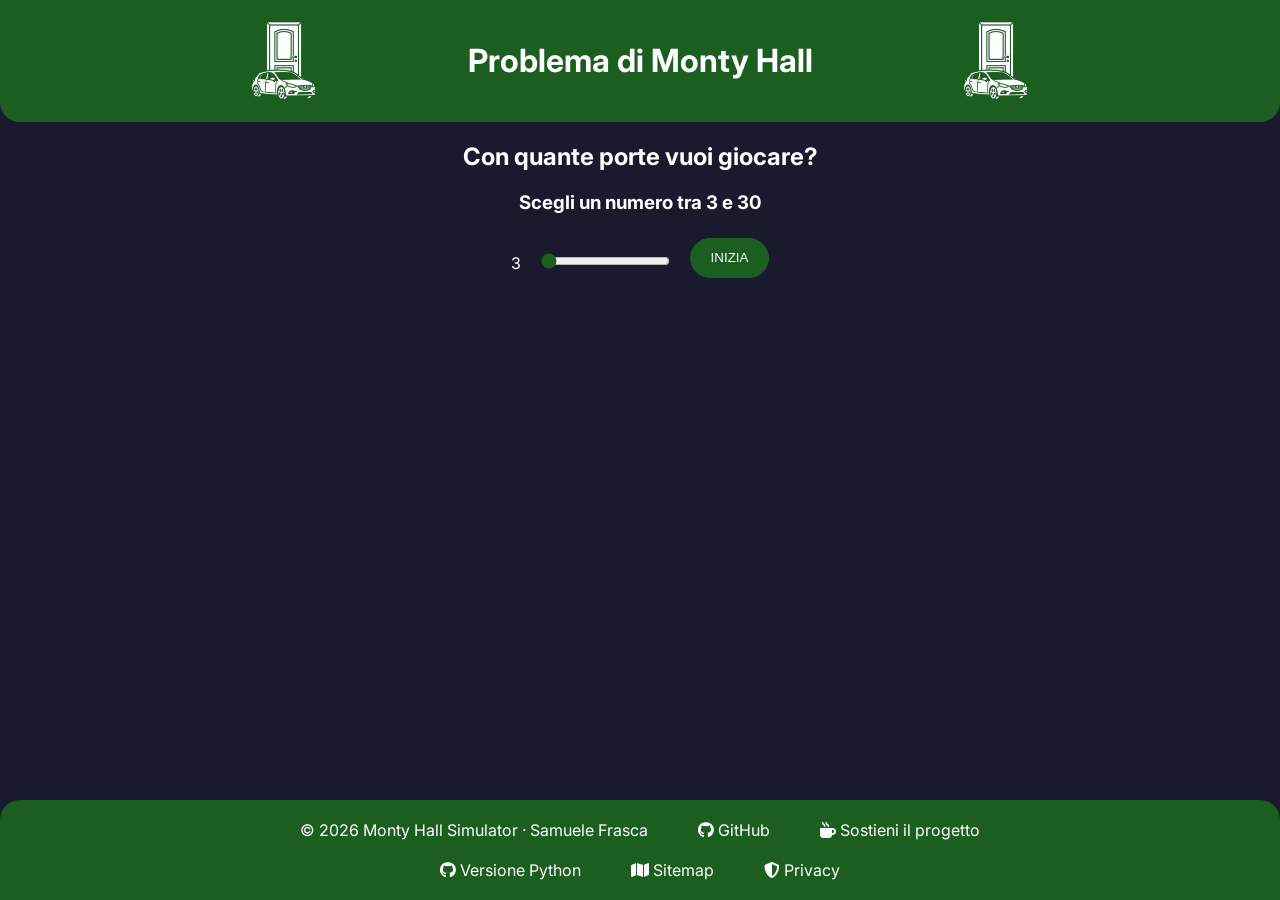
<file: index.html>
<!DOCTYPE html>
<html lang="it">

<head>
    <meta charset="UTF-8" />
    <meta name="viewport" content="width=device-width, initial-scale=1.0" />

    <title>Monty Hall Simulator | Testa la strategia vincente</title>
    <meta name="description"
        content="Simula migliaia di partite del celebre problema di Monty Hall e verifica in tempo reale se conviene davvero cambiare porta." />
    <meta name="robots" content="index,follow" />
    <meta name="google-site-verification" content="qzWXBoAshMKo4LuPpaiTGthOqSCegyk_pj7KeIQ1Ot4" />

    <link rel="canonical" href="https://montyhall.pages.dev/">

    <meta property="og:site_name" content="Monty Hall Simulator" />
    <meta property="og:title" content="Monty Hall Simulator | Testa la strategia vincente" />
    <meta property="og:description"
        content="Simula migliaia di partite del celebre problema di Monty Hall e verifica in tempo reale se conviene davvero cambiare porta." />
    <meta property="og:type" content="website" />
    <meta property="og:url" content="https://montyhall.pages.dev/" />
    <meta property="og:image" content="https://montyhall.pages.dev/assets/img/mh_icon.png" />

    <meta name="twitter:card" content="summary" />
    <meta name="twitter:title" content="Monty Hall Simulator | Testa la strategia vincente" />
    <meta name="twitter:description"
        content="Simula migliaia di partite del celebre problema di Monty Hall e verifica in tempo reale se conviene davvero cambiare porta." />
    <meta name="twitter:image" content="https://montyhall.pages.dev/assets/img/mh_icon.png" />

    <link rel="icon" type="image/png" href="assets/img/mh_icon.png" />
    <link rel="stylesheet" href="assets/css/style.css" />
    <link rel="stylesheet" href="https://cdnjs.cloudflare.com/ajax/libs/font-awesome/6.0.0/css/all.min.css" />

    <script type="application/ld+json">
        {
            "@context": "https://schema.org",
            "@type": "WebSite",
            "name": "Monty Hall Simulator",
            "url": "https://montyhall.pages.dev/",
            "description": "Simula migliaia di partite del celebre problema di Monty Hall e verifica in tempo reale se conviene davvero cambiare porta."
        }
    </script>
</head>

<body>
    <header>
        <div class="container header">
            <img class="logo" src="assets/img/mh_image.png" alt="mh_image.png">
            <h1 class="title">Problema di Monty Hall</h1>
            <img class="logo" src="assets/img/mh_image.png" alt="mh_image.png">
        </div>
    </header>
    <main>
        <div class="container">
            <div id="start">
                <h2 class="subtitle">Con quante porte vuoi giocare?</h2>
                <h3 class="subtitle">Scegli un numero tra 3 e 30</h3>
                <div class="blocconumero">
                    <span id="valoreinizio">3</span>
                    <input class="barrainizio" type="range" min="3" max="30" value="3" id="myRange">
                    <button class="bottoneinizio" id="bottoneinizio">INIZIA</button>
                </div>
            </div>
            <div id="subtitle"></div>
            <div id="mhgrid"></div>
        </div>
    </main>
    <footer>
        <div class="subfooter">
            <p>&copy; 2026 Monty Hall Simulator · <a class="a_footer" href="https://samuelefrasca.github.io/"
                    target="_blank" rel="noopener noreferrer">Samuele Frasca</a>
            </p>
            <div class="subfooter-media">
                <p><a class="a_footer" href="https://github.com/samuelefrasca/montyhall-simulator" target="_blank"
                        rel="noopener noreferrer"><i class="fa-brands fa-github"></i> GitHub</a></p>
                <p><a class="a_footer" href="https://paypal.me/SamueleFrasca18" target="_blank"
                        rel="noopener noreferrer"><i class="fa-solid fa-mug-hot"></i> Sostieni il progetto</a></p>
            </div>
        </div>
        <div class="subfooter subfooter-media">
            <p><a class="a_footer" href="https://github.com/samuelefrasca/MontyHall-Simulator-Python" target="_blank"
                    rel="noopener noreferrer"><i class="fa-brands fa-github"></i> Versione Python</a>
            </p>
            <p><a class="a_footer" href="/sitemap.xml"><i class="fa-solid fa-map"></i> Sitemap</a></p>
            <p><a class="a_footer" href="/privacy.html"><i class="fa-solid fa-shield"></i> Privacy</a></p>
        </div>
    </footer>
    <script src="assets/js/script.js"></script>
</body>

</html>
</file>
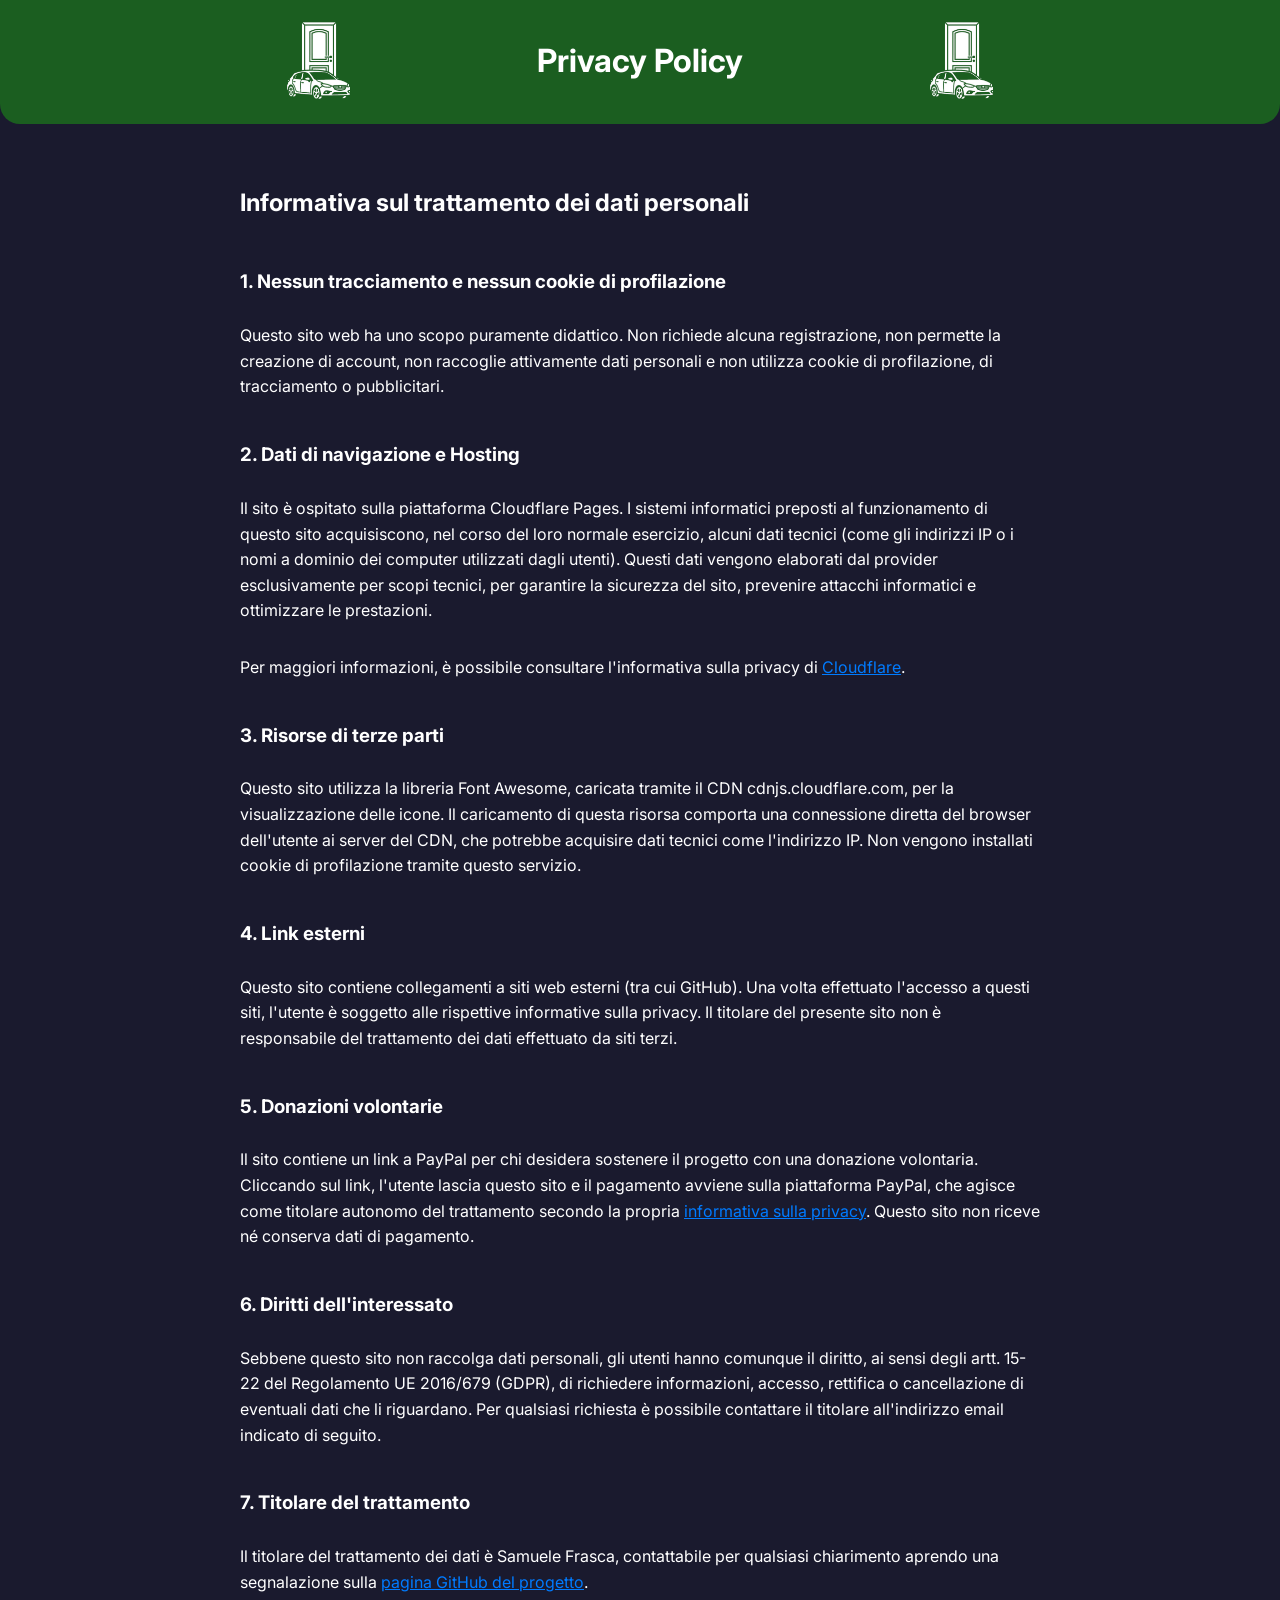
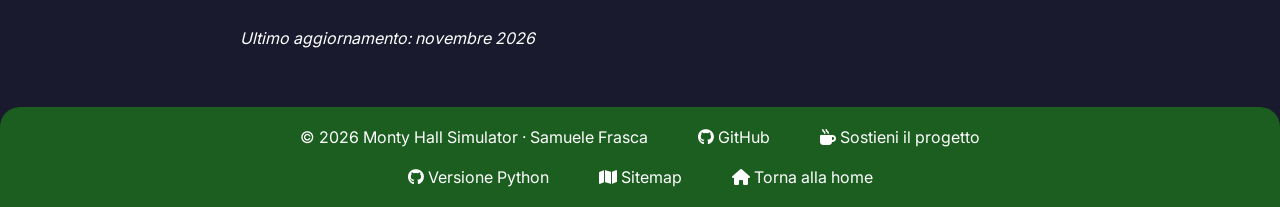
<file: privacy.html>
<!DOCTYPE html>
<html lang="it">

<head>
    <meta charset="UTF-8" />
    <meta name="viewport" content="width=device-width, initial-scale=1.0" />

    <title>Informativa sulla Privacy | Monty Hall Simulator</title>
    <meta name="description"
        content="Informativa sulla privacy del Monty Hall Simulator: hosting, risorse di terze parti, donazioni volontarie e contatti del titolare." />
    <meta name="robots" content="index,follow" />

    <link rel="canonical" href="https://montyhall.pages.dev/privacy">

    <link rel="icon" type="image/png" href="/assets/img/mh_icon.png" />
    <link rel="stylesheet" href="/assets/css/style.css" />
    <link rel="stylesheet" href="https://cdnjs.cloudflare.com/ajax/libs/font-awesome/6.0.0/css/all.min.css" />
    <style>
        main {
            flex-direction: column;
        }
    </style>
</head>

<body>
    <header>
        <div class="container header">
            <a href="/"><img class="logo" src="/assets/img/mh_image.png" alt="Logo Monty Hall Simulator"></a>
            <h1 class="title">Privacy Policy</h1>
            <a href="/"><img class="logo" src="/assets/img/mh_image.png" alt="Logo Monty Hall Simulator"></a>
        </div>
    </header>

    <main class="container" style="padding: 40px 20px; max-width: 800px; margin: 0 auto; line-height: 1.6;">
        <h2 style="margin-bottom: 20px;">Informativa sul trattamento dei dati personali</h2>

        <h3 style="margin-top: 25px; margin-bottom: 10px;">1. Nessun tracciamento e nessun cookie di profilazione</h3>
        <p style="margin-bottom: 15px;">
            Questo sito web ha uno scopo puramente didattico. Non richiede alcuna registrazione, non permette la
            creazione di account, non raccoglie attivamente dati personali e non utilizza cookie di profilazione, di
            tracciamento o pubblicitari.
        </p>

        <h3 style="margin-top: 25px; margin-bottom: 10px;">2. Dati di navigazione e Hosting</h3>
        <p style="margin-bottom: 15px;">
            Il sito è ospitato sulla piattaforma Cloudflare Pages. I sistemi informatici preposti al funzionamento di
            questo sito acquisiscono, nel corso del loro normale esercizio, alcuni dati tecnici (come gli indirizzi IP
            o i nomi a dominio dei computer utilizzati dagli utenti). Questi dati vengono elaborati dal provider
            esclusivamente per scopi tecnici, per garantire la sicurezza del sito, prevenire attacchi informatici e
            ottimizzare le prestazioni.
        </p>
        <p style="margin-bottom: 15px;">
            Per maggiori informazioni, è possibile consultare l'informativa sulla privacy di
            <a href="https://www.cloudflare.com/it-it/privacypolicy/" target="_blank" rel="noopener noreferrer"
                style="color: var(--primary-color, #007bff);">Cloudflare</a>.
        </p>

        <h3 style="margin-top: 25px; margin-bottom: 10px;">3. Risorse di terze parti</h3>
        <p style="margin-bottom: 15px;">
            Questo sito utilizza la libreria Font Awesome, caricata tramite il CDN cdnjs.cloudflare.com, per la
            visualizzazione delle icone. Il caricamento di questa risorsa comporta una connessione diretta del browser
            dell'utente ai server del CDN, che potrebbe acquisire dati tecnici come l'indirizzo IP. Non vengono
            installati cookie di profilazione tramite questo servizio.
        </p>

        <h3 style="margin-top: 25px; margin-bottom: 10px;">4. Link esterni</h3>
        <p style="margin-bottom: 15px;">
            Questo sito contiene collegamenti a siti web esterni (tra cui GitHub). Una volta effettuato l'accesso a
            questi siti, l'utente è soggetto alle rispettive informative sulla privacy. Il titolare del presente sito
            non è responsabile del trattamento dei dati effettuato da siti terzi.
        </p>

        <h3 style="margin-top: 25px; margin-bottom: 10px;">5. Donazioni volontarie</h3>
        <p style="margin-bottom: 15px;">
            Il sito contiene un link a PayPal per chi desidera sostenere il progetto con una donazione volontaria.
            Cliccando sul link, l'utente lascia questo sito e il pagamento avviene sulla piattaforma PayPal, che
            agisce come titolare autonomo del trattamento secondo la propria
            <a href="https://www.paypal.com/it/webapps/mpp/ua/privacy-full" target="_blank" rel="noopener noreferrer"
                style="color: var(--primary-color, #007bff);">informativa sulla privacy</a>.
            Questo sito non riceve né conserva dati di pagamento.
        </p>

        <h3 style="margin-top: 25px; margin-bottom: 10px;">6. Diritti dell'interessato</h3>
        <p style="margin-bottom: 15px;">
            Sebbene questo sito non raccolga dati personali, gli utenti hanno comunque il diritto, ai sensi degli
            artt. 15-22 del Regolamento UE 2016/679 (GDPR), di richiedere informazioni, accesso, rettifica o
            cancellazione di eventuali dati che li riguardano. Per qualsiasi richiesta è possibile contattare il
            titolare all'indirizzo email indicato di seguito.
        </p>

        <h3 style="margin-top: 25px; margin-bottom: 10px;">7. Titolare del trattamento</h3>
        <p style="margin-bottom: 15px;">
            Il titolare del trattamento dei dati è Samuele Frasca, contattabile per qualsiasi chiarimento aprendo una
            segnalazione sulla
            <a href="https://github.com/samuelefrasca/montyhall-simulator/issues" target="_blank"
                rel="noopener noreferrer" style="color: var(--primary-color, #007bff);">pagina GitHub del progetto</a>.
        </p>

        <p style="margin-bottom: 15px;"><em>Ultimo aggiornamento: novembre 2026</em></p>
    </main>

    <footer>
        <div class="subfooter">
            <p>&copy; 2026 Monty Hall Simulator · <a class="a_footer" href="https://samuelefrasca.github.io/"
                    target="_blank" rel="noopener noreferrer">Samuele Frasca</a>
            </p>
            <div class="subfooter-media">
                <p><a class="a_footer" href="https://github.com/samuelefrasca/montyhall-simulator" target="_blank"
                        rel="noopener noreferrer"><i class="fa-brands fa-github"></i> GitHub</a></p>
                <p><a class="a_footer" href="https://paypal.me/SamueleFrasca18" target="_blank"
                        rel="noopener noreferrer"><i class="fa-solid fa-mug-hot"></i> Sostieni il progetto</a></p>
            </div>
        </div>
        <div class="subfooter subfooter-media">
            <p><a class="a_footer" href="https://github.com/samuelefrasca/MontyHall-Simulator-Python" target="_blank"
                    rel="noopener noreferrer"><i class="fa-brands fa-github"></i> Versione Python</a>
            </p>
            <p><a class="a_footer" href="/sitemap.xml"><i class="fa-solid fa-map"></i> Sitemap</a></p>
            <p><a class="a_footer" href="/"><i class="fa-solid fa-house"></i> Torna alla home</a></p>
        </div>
    </footer>
</body>

</html>
</file>
<file: assets/css/style.css>
@font-face {
    font-family: 'Inter';
    src: url('../fonts/inter/Inter-VariableFont_opsz,wght.ttf') format('truetype');
    font-weight: 100 900;
    font-display: swap;
}

body {
    font-family: "Inter", sans-serif;
    font-optical-sizing: auto;
    font-weight: 400;
    margin: 0;
    padding: 0;
    color: white;
    background-color: #1a1a2e;
    min-height: 100vh;
    display: flex;
    flex-direction: column;
}

header {
    background-color: #1b5e20;
    padding: 20px;
    border-radius: 0px 0px 20px 20px;
}

.title {
    text-align: center;
}

.header {
    display: flex;
    justify-content: space-evenly;
}

.logo {
    height: 80px;
}

main {
    flex-grow: 1;
    display: flex;
    justify-content: center;
}

.container {
    max-width: 1080px;
    margin: 0 auto;
}

.subtitle {
    text-align: center;
    margin-top: 20px;
}

.blocconumero {
    margin: 10px;
    display: flex;
    justify-content: center;
}

.inseriscinumero {
    padding: 10px;
    border: 1px solid black;
    border-radius: 10px;
    margin-right: 20px;
}

#valoreinizio {
    margin-top: 20px;
}

.barrainizio {
    margin: 20px;
    accent-color: #1b5e20;
}

button {
    margin-top: 5px;
    line-height: normal;
    height: 40px;
    display: inline-block;
    padding: 0px 20px;
    border: 1px solid #1b5e20;
    border-radius: 50px;
    font-size: 10pt;
    background-color: #1b5e20;
    color: white;
    transition: all 0.3s;
}

button:hover {
    cursor: pointer;
    background-color: transparent;
}

#subtitle {
    text-align: center;
}

#mhgrid {
    display: flex;
    flex-wrap: wrap;
    justify-content: center;
    gap: 10px;
    margin: 30px 0px;
}

.porta {
    display: flex;
    flex-direction: column;
}

.portaimg {
    height: 200px;
}

footer {
    background-color: #1b5e20;
    padding: 10px;
    border-radius: 20px 20px 0px 0px;
    text-align: center;
}

footer p {
    margin: 10px;
}

.subfooter, .subfooter-media {
    display: flex;
    justify-content: center;
    gap: 30px;
}

.a_footer {
    color: white;
    text-decoration: none;
}

.a_footer:hover {
    text-decoration: underline;
}

.github {
    justify-content: center;
}

@media (max-width: 768px) {
    .logo {
        display: none;
    }

    .portaimg {
        height: 100px;
    }

    .subfooter {
        gap: 0px;
        flex-direction: column;
    }

    .subfooter-media {
        flex-direction: row;
    }

    .subfooter p {
        font-size: 14px;
        margin: 7px;
    }
}
</file>
